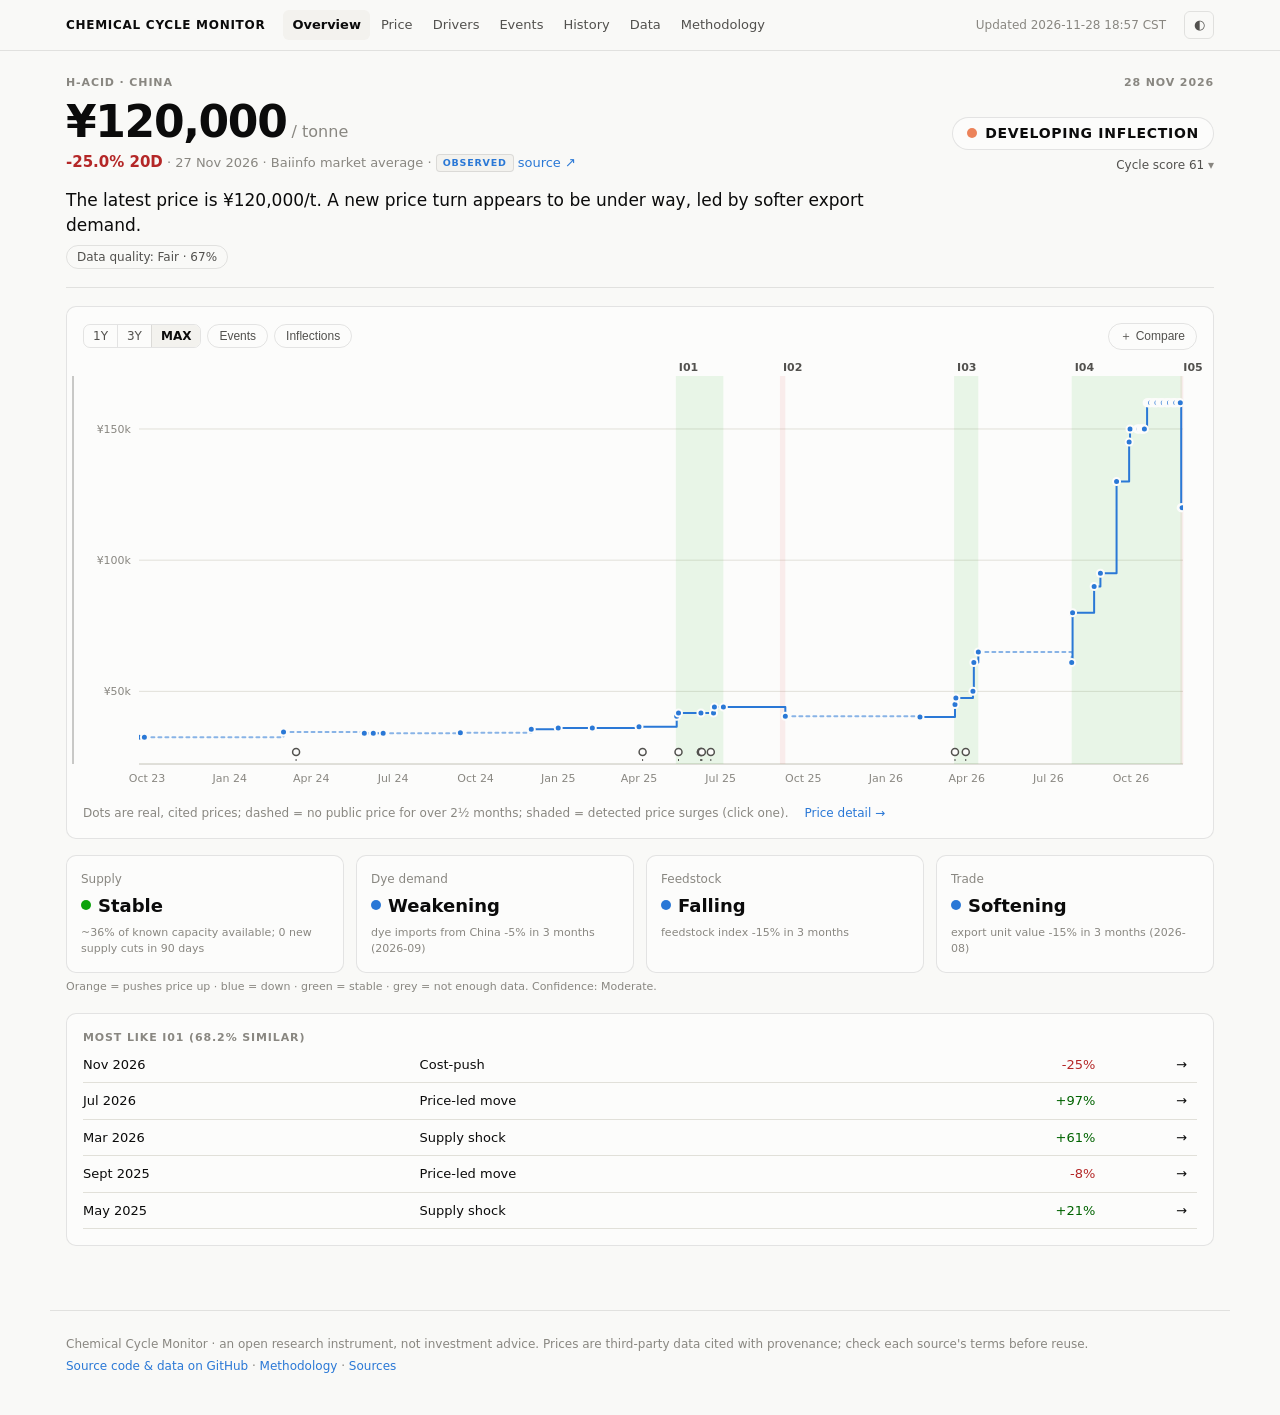
<file: index.html>
<!doctype html>
<html lang="en">
<head>
<meta charset="utf-8">
<meta name="viewport" content="width=device-width, initial-scale=1">
<title>Chemical Cycle Monitor</title>
<meta name="description" content="Open, point-in-time research monitor for Chinese chemical price cycles. H-Acid first: price, supply events, feedstocks, trade, inflection forensics - every number traceable to a source.">
<meta name="color-scheme" content="light dark">
<link rel="icon" href="data:image/svg+xml,%3Csvg xmlns='http://www.w3.org/2000/svg' viewBox='0 0 16 16'%3E%3Cpath d='M1 12 L5 8 L8 10 L15 3' fill='none' stroke='%232a78d6' stroke-width='2'/%3E%3C/svg%3E">
<link rel="stylesheet" href="assets/style.css">
</head>
<body>
<main id="main"><div class="skeleton">Loading…</div></main>
<footer>
  <div>Chemical Cycle Monitor · an open research instrument, not investment advice. Prices are third-party data cited with provenance; check each source's terms before reuse.</div>
  <div style="margin-top:4px"><a href="https://github.com/arhamsaraogi-star/chemical">Source code &amp; data on GitHub</a> · <a href="#/methodology">Methodology</a> · <a href="#/sources">Sources</a></div>
</footer>

<template id="tpl-methodology">
<div class="prose">
  <div class="kicker">Methodology</div>
  <h1 style="color:var(--ink)">How the monitor works</h1>
  <p>The monitor answers one question: <em>what is happening to H-Acid prices in China, why, and is a genuine chemical-cycle inflection developing?</em> Everything is deterministic and reproducible from the CSV files in the repository. No machine learning or AI is used for prices, scores, statistics or backtests.</p>

  <h2>1. Five kinds of number</h2>
  <ul>
    <li><span class="kind observed">observed</span> a value printed by a source (e.g. "Baiinfo market average ¥150,000/t on 30 Sep").</li>
    <li><span class="kind derived">derived</span> arithmetic on observed values (20-day change, unit value, previous-day price implied by a stated daily change).</li>
    <li><span class="kind estimated">estimated</span> uses a stated assumption (onset windows; availability of a plant in "trial" status; trade-data publication lag).</li>
    <li><span class="kind inferred">inferred</span> a rule-based judgement (primary driver, "supply tightening").</li>
    <li><span class="kind ai_extracted">ai-extracted</span> reserved for future machine-assisted Chinese-text extraction; always kept with the original text and URL. Currently none.</li>
  </ul>

  <h2>2. How the price is constructed</h2>
  <p>Each source is kept as its own series and source family. Where several families report the same series on the same date, the master value is a tier- and confidence-weighted median; sources that republish the same original (e.g. news quoting Baiinfo) share one vote. Spot/market averages, producer ex-works quotes, export unit values and dye prices are never merged. Between observations the last value is carried forward (a step line) for at most 45 business days; longer gaps are left unobserved and drawn dashed.</p>

  <h2>3. Point-in-time (two clocks)</h2>
  <p>Every record has an <b>economic date</b> (when it happened) and an <b>information date</b> (when it was published). <code>known_date = max(economic, information)</code>. Historical forensics use the economic clock; anything that pretends to be live - the score, alerts and the detection backtest - uses the information clock and sees a record only from its publication date. Vintage status is <b>confirmed</b> (source gives the date), <b>estimated</b> (explicit, labelled lag assumption) or <b>unknown</b>. Unknown-vintage records are excluded from point-in-time work. Tests prove that rebuilding the score with data cut at date T reproduces the full-history score at T exactly.</p>

  <h2>4. How inflections are detected</h2>
  <p>A move triggers when the H-Acid price changes by ≥5% in 5 business days, ≥10% in 20 or ≥20% in 60. Triggers within 20 business days form one episode. The <b>price onset</b> is the last date the price was still near its prior extreme (within 25% of the subsequent move); the <b>plausible window</b> spans the onset under 10%/25%/40% bands and the real observations that bracket it - with sparse data the move happened somewhere between two observations, and the window says so. Onsets are never called exact unless the window has zero width.</p>
  <p>The <b>fundamental onset</b> is the earliest supporting supply/policy event (economic date, widened by its stated precision) or fundamental signal turn within 120 days before the price onset; its <b>public date</b> is when that evidence was announced. <b>System detection</b> is the first date the point-in-time score reached the alert threshold in the move's direction. <b>Detection lead</b> = price-rule trigger − system detection.</p>
  <p><b>False breakouts</b> are identified in hindsight only: if more than half of the move retraced within 30 days of its end it is labelled <i>false_breakout</i>. This label never feeds the live score.</p>

  <h2>5. Signal blocks and the score</h2>
  <p>Ten components (price momentum and acceleration, producer quotes, capacity availability, utilisation, inventory, feedstock index, downstream dyes, export unit value, event pressure) are each converted to an expanding percentile in [−1, +1] using only past data. Components are averaged <b>inside</b> their block - PRICE, SUPPLY, DEMAND, COST, INVENTORY, DOWNSTREAM, TRADE, EVENTS - so the H-Acid price and producer quotes, which are the same move, count once. Blocks are combined with fixed, published weights (PRICE 30%, SUPPLY 20%, COST 15%, INVENTORY 10%, DOWNSTREAM 10%, DEMAND 5%, TRADE 5%, EVENTS 5%). Within-block weights are refitted every 60 business days using only forward-return labels that had already matured.</p>
  <p>Score = |pressure| × 100. The state is a pure function of the score: 0–24 NORMAL, 25–49 WATCH, 50–69 DEVELOPING, 70–84 STRONG, 85–100 MAJOR. If less than 70% of the configured block weight has data, the state is capped at WATCH. The driver ("supply tightening") is reported separately from confidence, and a NORMAL state is never described as an inflection.</p>
  <p><b>Confirmation</b> counts non-price blocks that agree with the direction by ≥0.2 - "k / n independent information families". <b>Evidence confidence</b> (High/Medium/Low) combines confirmation, coverage and data quality.</p>

  <h2>6. Events</h2>
  <p>Event pressure decays with a 30-day half-life, scaled by severity and, where capacity is known, by share of known capacity. The dashboard shows the <i>last known event</i> separately from the <i>current residual pressure</i>; an event whose pressure has decayed below 0.10 is no longer called active.</p>

  <h2>7. Lead/lag and hit rates</h2>
  <p>Lead/lag correlations are computed on a shared weekly grid (changes in X at t−L vs the price at t). Hit rate = share of inflections preceded within L days by a ≥1σ move of the indicator in the right direction; lift = hit rate ÷ base rate on random dates. Every statistic shows its sample size: N &lt; 10 is <i>exploratory only</i>, 10–29 <i>indicative</i>, ≥30 <i>statistically meaningful</i>. A 100% hit rate on N = 4 means nothing.</p>

  <h2>8. Historical analogues</h2>
  <p>The current block fingerprint is compared (cosine similarity) with the fingerprint in the 14 days before each <i>earlier, completed</i> inflection. ≥80% strong, 65–80% moderate, 50–65% weak, &lt;50% none. Below 65% the site shows "No strong historical analogue" rather than forcing one.</p>

  <h2>9. Feedstocks, supply, trade - what is and is not modelled</h2>
  <ul>
    <li><b>Feedstock index</b>: chain-linked, equal-weighted index of refined naphthalene, sulfuric acid, nitric acid and caustic soda. Equal weights are used because no sourced production coefficients are available; it is a price index, not a cost of production.</li>
    <li><b>Supply</b>: nominal capacity × availability for the producers we can document. No producer publishes utilisation, so availability for trial/reduced/disrupted status is an explicit assumption (50%) and is labelled <span class="kind estimated">estimated</span>.</li>
    <li><b>Inventory</b>: no reliable public series exists - shown as unavailable; nothing synthetic is used.</li>
    <li><b>Trade</b>: HS 292221 (H-Acid dominated; also J-acid, γ-acid). China's monthly Comtrade reporting stops in Dec 2024, so imports from China reported by India, Korea and Indonesia (mirror data) carry the signal. Unit value is never presented as a spot price.</li>
  </ul>

  <h2>10. Failure handling</h2>
  <p>Collectors run twice each weekday on GitHub Actions. Each run validates rows (dates, ranges, jumps &gt;3×, publication before observation) before merging; a failing source never overwrites stored data, and its status, last success and failure reason are published on the Data quality page. Tests run before any deploy.</p>
</div>
</template>

<template id="tpl-about">
<div class="prose">
  <div class="kicker">About</div>
  <h1 style="color:var(--ink)">Chemical Cycle Monitor</h1>
  <p>A public, open-source research instrument for Chinese chemical price cycles. H-Acid (1-amino-8-naphthol-3,6-disulfonic acid, CAS 90-20-0) - the key coupling component of reactive dyes - is the reference implementation; further chemicals will be added only after H-Acid's data layer is validated.</p>
  <h2>Architecture</h2>
  <p>GitHub repository = source code + historical data (CSV, git-versioned) + automated pipeline + this static site. A scheduled GitHub Action collects data, validates it, recomputes the analytics, runs the tests and publishes JSON that this page reads. There is no server, no login and no tracking.</p>
  <h2>Limitations</h2>
  <ul>
    <li>Historical H-Acid prices before live collection are sparse: they come from Baiinfo/SCI99 figures cited in dated news and broker notes. Paid databases (Baiinfo members area, SunSirs) are not used.</li>
    <li>The number of historical inflections is small, so every statistic is exploratory.</li>
    <li>Capacity and producer status come from company statements and broker notes, not audits.</li>
  </ul>
  <h2>Disclaimer</h2>
  <p>For research and education. Not investment advice. Data belongs to its publishers and is cited with links; verify against the original before relying on it.</p>
  <p><a href="https://github.com/arhamsaraogi-star/chemical">github.com/arhamsaraogi-star/chemical</a> · Charts drawn with plain SVG.</p>
</div>
</template>

<script src="assets/chart.js"></script>
<script src="assets/app.js"></script>
</body>
</html>
</file>
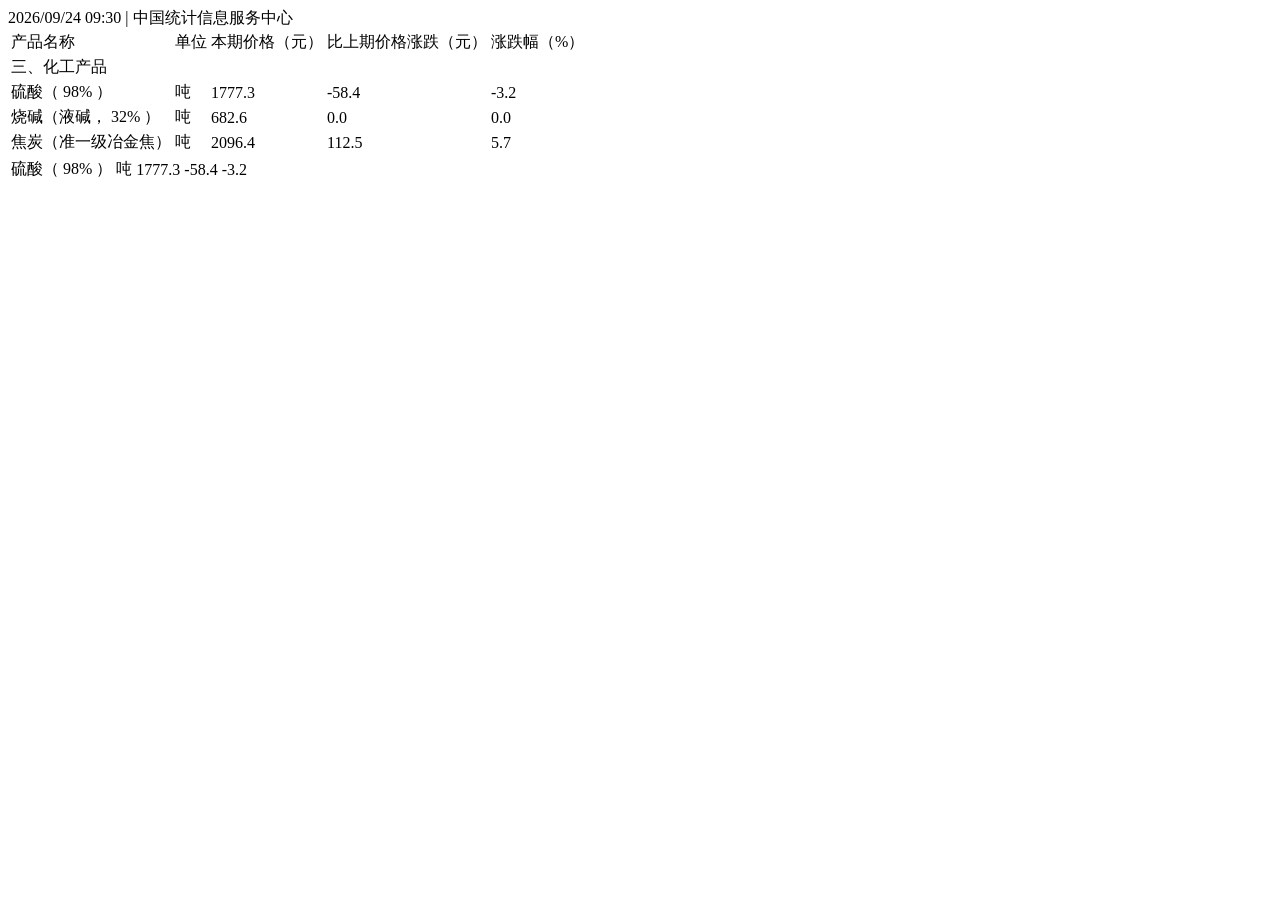
<file: tests/fixtures/nbs_release.html>
<html><body><div>2026/09/24 09:30 | 中国统计信息服务中心</div>
<table><tr><td>产品名称</td><td>单位</td><td>本期价格（元）</td><td>比上期价格涨跌（元）</td><td>涨跌幅（%）</td></tr>
<tr><td>三、化工产品</td><td></td><td></td><td></td><td></td></tr>
<tr><td>硫酸（ 98% ）</td><td>吨</td><td>1777.3</td><td>-58.4</td><td>-3.2</td></tr>
<tr><td>烧碱（液碱， 32% ）</td><td>吨</td><td>682.6</td><td>0.0</td><td>0.0</td></tr>
<tr><td>焦炭（准一级冶金焦）</td><td>吨</td><td>2096.4</td><td>112.5</td><td>5.7</td></tr></table>
<table><tr><td>硫酸（ 98% ）</td><td>吨</td><td>1777.3</td><td>-58.4</td><td>-3.2</td></tr></table></body></html>
</file>
<file: assets/style.css>
/* Chemical Cycle Monitor - restrained, numbers-first. Tokens follow the validated reference palette. */
:root {
  color-scheme: light;
  --page: #f9f9f7; --surface: #fcfcfb; --surface-2: #f3f2ee;
  --ink: #0b0b0b; --ink-2: #52514e; --muted: #898781;
  --grid: #e1e0d9; --axis: #c3c2b7; --border: rgba(11,11,11,0.10);
  --s1: #2a78d6; --s2: #eb6834; --s3: #1baf7a; --s4: #eda100; --s5: #e87ba4; --s6: #008300; --s7: #4a3aa7; --s8: #e34948;
  --good: #0ca30c; --warning: #fab219; --serious: #ec835a; --critical: #d03b3b;
  --up-text: #006300; --down-text: #b42727;
  --band-up: rgba(12,163,12,0.08); --band-down: rgba(208,59,59,0.08);
  --mono: ui-monospace, "SF Mono", Menlo, Consolas, monospace;
  --sans: system-ui, -apple-system, "Segoe UI", Roboto, sans-serif;
}
@media (prefers-color-scheme: dark) {
  :root:not([data-theme="light"]) {
    color-scheme: dark;
    --page: #0d0d0d; --surface: #1a1a19; --surface-2: #232321;
    --ink: #ffffff; --ink-2: #c3c2b7; --muted: #898781;
    --grid: #2c2c2a; --axis: #383835; --border: rgba(255,255,255,0.10);
    --s1: #3987e5; --s2: #d95926; --s3: #199e70; --s4: #c98500; --s5: #d55181; --s6: #008300; --s7: #9085e9; --s8: #e66767;
    --up-text: #0ca30c; --down-text: #e66767;
    --band-up: rgba(12,163,12,0.12); --band-down: rgba(230,103,103,0.12);
  }
}
:root[data-theme="dark"] {
  color-scheme: dark;
  --page: #0d0d0d; --surface: #1a1a19; --surface-2: #232321;
  --ink: #ffffff; --ink-2: #c3c2b7; --muted: #898781;
  --grid: #2c2c2a; --axis: #383835; --border: rgba(255,255,255,0.10);
  --s1: #3987e5; --s2: #d95926; --s3: #199e70; --s4: #c98500; --s5: #d55181; --s6: #008300; --s7: #9085e9; --s8: #e66767;
  --up-text: #0ca30c; --down-text: #e66767;
  --band-up: rgba(12,163,12,0.12); --band-down: rgba(230,103,103,0.12);
}

* { box-sizing: border-box; }
html, body { margin: 0; }
body { background: var(--page); color: var(--ink); font: 14px/1.5 var(--sans); -webkit-font-smoothing: antialiased; }
a { color: var(--s1); text-decoration: none; }
a:hover { text-decoration: underline; }
h1, h2, h3 { font-weight: 600; letter-spacing: -0.01em; margin: 0; }
h1 { font-size: 20px; } h2 { font-size: 15px; } h3 { font-size: 13px; }
.num, td.num, .tab { font-variant-numeric: tabular-nums; }
.muted { color: var(--muted); } .ink2 { color: var(--ink-2); }
.small { font-size: 12px; } .tiny { font-size: 11px; }
.up { color: var(--up-text); } .down { color: var(--down-text); }

/* ---- header */
header.top { position: sticky; top: 0; z-index: 10; background: color-mix(in srgb, var(--page) 92%, transparent);
  backdrop-filter: blur(6px); border-bottom: 1px solid var(--border); }
.top-inner { max-width: 1180px; margin: 0 auto; padding: 10px 16px; display: flex; align-items: center; gap: 18px; }
.brand { font-weight: 650; letter-spacing: 0.06em; font-size: 12px; white-space: nowrap; color: var(--ink); }
.brand:hover { text-decoration: none; }
nav.main { display: flex; gap: 2px; overflow-x: auto; scrollbar-width: none; flex: 1; }
nav.main::-webkit-scrollbar { display: none; }
nav.main a { color: var(--ink-2); padding: 5px 9px; border-radius: 6px; white-space: nowrap; font-size: 13px; }
nav.main a:hover { background: var(--surface-2); text-decoration: none; }
nav.main a.active { color: var(--ink); background: var(--surface-2); font-weight: 550; }
.updated { font-size: 12px; color: var(--muted); white-space: nowrap; }
button.icon { background: none; border: 1px solid var(--border); color: var(--ink-2); border-radius: 6px; width: 30px; height: 28px; cursor: pointer; }
button.icon:hover { background: var(--surface-2); }

main { max-width: 1180px; margin: 0 auto; padding: 20px 16px 64px; }
.grid { display: grid; gap: 16px; }
.g2 { grid-template-columns: 1fr 1fr; } .g3 { grid-template-columns: repeat(3, 1fr); } .g4 { grid-template-columns: repeat(4, 1fr); }
.g-hero { grid-template-columns: 360px 1fr; }
@media (max-width: 900px) { .g2, .g3, .g4, .g-hero { grid-template-columns: 1fr; } .updated { display: none; } }

.card { background: var(--surface); border: 1px solid var(--border); border-radius: 10px; padding: 16px; min-width: 0; }
.card > h2, .section-title { display: flex; align-items: baseline; justify-content: space-between; gap: 8px; margin-bottom: 10px; }
.section-title { margin: 28px 0 10px; }
.kicker { font-size: 11px; letter-spacing: 0.08em; text-transform: uppercase; color: var(--muted); font-weight: 600; }
.lede { color: var(--ink-2); max-width: 760px; }

/* ---- signal card */
.signal .price { font-size: 34px; font-weight: 650; letter-spacing: -0.02em; line-height: 1.1; }
.signal .unit { font-size: 15px; color: var(--muted); font-weight: 500; }
.chg-row { display: flex; gap: 14px; flex-wrap: wrap; margin: 8px 0 14px; font-size: 13px; }
.chg-row span b { font-weight: 600; }
.state { display: flex; align-items: center; gap: 10px; margin: 12px 0 2px; }
.state .dot { width: 10px; height: 10px; border-radius: 50%; flex: none; }
.state .label { font-weight: 650; letter-spacing: 0.04em; font-size: 13px; }
.score { font-size: 28px; font-weight: 650; }
.score small { font-size: 14px; color: var(--muted); font-weight: 500; }
.meter { height: 6px; border-radius: 3px; background: var(--surface-2); position: relative; margin: 8px 0 4px; overflow: hidden; }
.meter i { position: absolute; left: 0; top: 0; bottom: 0; border-radius: 3px; }
.meter-ticks { display: flex; justify-content: space-between; font-size: 10px; color: var(--muted); }
dl.kv { display: grid; grid-template-columns: auto 1fr; gap: 6px 14px; margin: 12px 0 0; font-size: 13px; }
dl.kv dt { color: var(--muted); font-size: 11px; letter-spacing: 0.06em; text-transform: uppercase; padding-top: 2px; }
dl.kv dd { margin: 0; }

/* ---- blocks list */
.blocks { display: grid; gap: 0; }
.block-row { display: grid; grid-template-columns: 110px 1fr 90px; align-items: center; gap: 10px; padding: 7px 0; border-bottom: 1px solid var(--grid); font-size: 13px; }
.block-row:last-child { border-bottom: none; }
.block-row .name { font-weight: 600; font-size: 12px; letter-spacing: 0.05em; }
.diverge { position: relative; height: 8px; background: var(--surface-2); border-radius: 4px; }
.diverge::after { content: ""; position: absolute; left: 50%; top: -2px; bottom: -2px; width: 1px; background: var(--axis); }
.diverge i { position: absolute; top: 0; bottom: 0; border-radius: 4px; }
.status { display: inline-flex; align-items: center; gap: 6px; font-size: 12px; white-space: nowrap; }
.status::before { content: ""; width: 8px; height: 8px; border-radius: 50%; background: var(--c, var(--muted)); }

/* ---- pills */
.kind { display: inline-block; font-size: 9.5px; letter-spacing: 0.08em; font-weight: 650; text-transform: uppercase;
  padding: 1px 6px; border-radius: 4px; border: 1px solid var(--border); color: var(--ink-2); background: var(--surface-2); vertical-align: 1px; }
.kind.observed { color: var(--s1); } .kind.derived { color: var(--s7); } .kind.estimated { color: var(--s2); }
.kind.inferred { color: var(--s3); } .kind.ai_extracted { color: var(--s5); }
.tag { display: inline-block; font-size: 11px; padding: 1px 7px; border-radius: 10px; background: var(--surface-2); color: var(--ink-2); margin: 0 4px 4px 0; }
.warn { border-left: 3px solid var(--warning); padding: 8px 12px; background: var(--surface-2); border-radius: 4px; color: var(--ink-2); font-size: 13px; }

/* ---- tables */
.table-wrap { overflow-x: auto; }
table { border-collapse: collapse; width: 100%; font-size: 13px; }
th { text-align: left; font-weight: 600; font-size: 11px; letter-spacing: 0.06em; text-transform: uppercase; color: var(--muted);
  border-bottom: 1px solid var(--axis); padding: 6px 10px 6px 0; white-space: nowrap; }
td { border-bottom: 1px solid var(--grid); padding: 7px 10px 7px 0; vertical-align: top; }
td.num, th.num { text-align: right; }
tr.click { cursor: pointer; } tr.click:hover td { background: var(--surface-2); }

/* ---- chart */
.chart-toolbar { display: flex; flex-wrap: wrap; gap: 6px; align-items: center; margin-bottom: 8px; }
.seg { display: inline-flex; border: 1px solid var(--border); border-radius: 7px; overflow: hidden; }
.seg button { background: none; border: none; color: var(--ink-2); padding: 4px 9px; font: 12px var(--sans); cursor: pointer; }
.seg button + button { border-left: 1px solid var(--border); }
.seg button.on { background: var(--surface-2); color: var(--ink); font-weight: 600; }
.toggle { display: inline-flex; align-items: center; gap: 6px; font-size: 12px; color: var(--ink-2); border: 1px solid var(--border);
  border-radius: 14px; padding: 3px 10px; cursor: pointer; background: none; }
.toggle .key { width: 14px; height: 2px; border-radius: 1px; background: var(--k); }
.toggle[aria-pressed="false"] { opacity: 0.5; }
.chart { position: relative; width: 100%; user-select: none; }
.chart svg { display: block; width: 100%; overflow: visible; }
.chart .gridline { stroke: var(--grid); stroke-width: 1; }
.chart .axis { stroke: var(--axis); stroke-width: 1; }
.chart text { fill: var(--muted); font: 11px var(--sans); font-variant-numeric: tabular-nums; }
.chart .series { fill: none; stroke-width: 2; stroke-linejoin: round; stroke-linecap: round; }
.chart .pt { stroke: var(--surface); stroke-width: 2; }
.chart .gap { stroke-dasharray: 3 4; opacity: 0.55; }
.chart .xhair { stroke: var(--ink-2); stroke-width: 1; opacity: 0.6; }
.chart .brush { fill: var(--s1); opacity: 0.12; }
.chart .marker-line { stroke-width: 1; stroke-dasharray: 2 3; }
.chart .imark { cursor: pointer; }
.tooltip { position: absolute; pointer-events: none; background: var(--surface); border: 1px solid var(--border); border-radius: 8px;
  padding: 8px 10px; font-size: 12px; box-shadow: 0 6px 20px rgba(0,0,0,0.12); min-width: 170px; z-index: 5; display: none; }
.tooltip .d { color: var(--muted); margin-bottom: 4px; }
.tooltip .row { display: flex; align-items: center; gap: 8px; justify-content: space-between; }
.tooltip .row .k { display: inline-block; width: 12px; height: 2px; margin-right: 6px; vertical-align: middle; }
.tooltip .row b { font-weight: 650; font-variant-numeric: tabular-nums; }
.legend { display: flex; flex-wrap: wrap; gap: 12px; font-size: 12px; color: var(--ink-2); margin-top: 6px; }
.legend span::before { content: ""; display: inline-block; width: 14px; height: 2px; background: var(--k); margin-right: 6px; vertical-align: middle; }
.src-line { font-size: 12px; color: var(--muted); margin-top: 8px; display: flex; flex-wrap: wrap; gap: 4px 16px; }

/* ---- timeline */
.timeline { list-style: none; margin: 0; padding: 0; position: relative; }
.timeline::before { content: ""; position: absolute; left: 92px; top: 4px; bottom: 4px; width: 1px; background: var(--grid); }
.timeline li { display: grid; grid-template-columns: 82px 20px 1fr; gap: 0 0; padding: 6px 0; font-size: 13px; }
.timeline .when { color: var(--ink-2); font-variant-numeric: tabular-nums; font-size: 12px; text-align: right; padding-right: 10px; }
.timeline .dot { width: 9px; height: 9px; border-radius: 50%; margin: 5px 0 0 6px; background: var(--c, var(--muted)); box-shadow: 0 0 0 2px var(--surface); }

.filters { display: flex; flex-wrap: wrap; gap: 8px; margin-bottom: 12px; }
select, input[type=search] { font: 13px var(--sans); color: var(--ink); background: var(--surface); border: 1px solid var(--border); border-radius: 6px; padding: 5px 8px; }
.prose { max-width: 780px; color: var(--ink-2); }
.prose h2 { color: var(--ink); margin: 28px 0 8px; font-size: 16px; }
.prose h3 { color: var(--ink); margin: 18px 0 6px; }
.prose code { font: 12px var(--mono); background: var(--surface-2); padding: 1px 4px; border-radius: 4px; }
.prose li { margin: 3px 0; }
footer { max-width: 1180px; margin: 0 auto; padding: 24px 16px 40px; color: var(--muted); font-size: 12px; border-top: 1px solid var(--border); }
.skeleton { color: var(--muted); padding: 40px 0; }
@media (forced-colors: active) { .chart .series { stroke: CanvasText; } }

.chem-strip { display: flex; gap: 8px; flex-wrap: wrap; }
.chem-chip { display: inline-flex; align-items: center; gap: 8px; border: 1px solid var(--border); border-radius: 8px; padding: 5px 10px; color: var(--ink); font-size: 13px; background: var(--surface); }
.chem-chip:hover { text-decoration: none; background: var(--surface-2); }
.chem-chip .dot { width: 8px; height: 8px; border-radius: 50%; }
.chem-chip b { font-variant-numeric: tabular-nums; }

/* ---- plain-language layer */
.hero { padding: 22px 22px 18px; }
.headline { font-size: 26px; line-height: 1.25; letter-spacing: -0.02em; max-width: 900px; }
.cite { font-size: 12px; color: var(--ink-2); margin: 6px 0 16px; }
.qa { display: grid; grid-template-columns: repeat(3, 1fr); gap: 18px; border-top: 1px solid var(--grid); padding-top: 14px; }
.qa .q { font-size: 12px; color: var(--muted); margin-bottom: 4px; }
.qa .a { font-size: 17px; font-weight: 600; display: flex; align-items: center; gap: 8px; margin-bottom: 4px; }
.qa .a .dot { width: 10px; height: 10px; border-radius: 50%; flex: none; }
@media (max-width: 900px) { .qa { grid-template-columns: 1fr; } .headline { font-size: 21px; } }
.story { font-size: 14.5px; line-height: 1.6; color: var(--ink); }
.story.big { font-size: 16px; }
.press { list-style: none; padding: 0; margin: 0; font-size: 13px; }
.press li { padding: 7px 0; border-bottom: 1px solid var(--grid); }
.press li:last-child { border-bottom: none; }
.explain { display: grid; grid-template-columns: 1fr 1fr; gap: 0 28px; }
@media (max-width: 900px) { .explain { grid-template-columns: 1fr; } }
.ex-row { padding: 10px 0; border-bottom: 1px solid var(--grid); }
.ex-head { display: flex; justify-content: space-between; align-items: center; gap: 8px; }
.ex-row p { margin: 4px 0 0; font-size: 13.5px; color: var(--ink-2); }
.pill { font-size: 11.5px; padding: 1px 9px; border-radius: 10px; border: 1px solid var(--border); white-space: nowrap; display: inline-flex; align-items: center; gap: 6px; }
.pill::before { content: ""; width: 7px; height: 7px; border-radius: 50%; background: var(--c); }
.glossary { margin-top: 16px; }
.glossary summary { cursor: pointer; font-weight: 600; }
.story-card { color: var(--ink); }
.story-card:hover { text-decoration: none; border-color: var(--s1); }

/* ---- overview (progressive disclosure) */
.ov-head { padding: 4px 0 18px; border-bottom: 1px solid var(--border); margin-bottom: 18px; position: relative; }
.ov-top { display: flex; justify-content: space-between; margin-bottom: 8px; }
.ov-main { display: flex; justify-content: space-between; align-items: flex-end; gap: 16px; flex-wrap: wrap; }
.ov-price { font-size: 44px; font-weight: 650; letter-spacing: -0.03em; line-height: 1.05; }
.ov-price .unit { font-size: 16px; color: var(--muted); font-weight: 500; letter-spacing: 0; }
.ov-sub { font-size: 13px; margin-top: 6px; }
.ov-sub b { font-size: 15px; }
.ov-state { display: flex; flex-direction: column; align-items: flex-end; gap: 6px; }
.state-pill { display: inline-flex; align-items: center; gap: 8px; font-weight: 650; letter-spacing: 0.05em; font-size: 14px; border: 1px solid var(--border); border-radius: 20px; padding: 5px 14px; background: var(--surface); }
.state-pill .dot { width: 10px; height: 10px; border-radius: 50%; background: var(--c); }
.ov-sentence { font-size: 17px; line-height: 1.5; max-width: 860px; margin: 14px 0 6px; }
.dq-badge { font-size: 12px; color: var(--ink-2); border: 1px solid var(--border); border-radius: 12px; padding: 2px 10px; display: inline-block; }
.dq-badge:hover { text-decoration: none; background: var(--surface-2); }
.why-score summary { cursor: pointer; font-size: 12px; color: var(--ink-2); list-style: none; text-align: right; }
.why-score summary::-webkit-details-marker { display: none; }
.why-score summary::after { content: " ▾"; color: var(--muted); }
.why-score[open] .why-bars { position: absolute; right: 0; z-index: 6; width: 340px; background: var(--surface); border: 1px solid var(--border); border-radius: 10px; padding: 12px; box-shadow: 0 8px 24px rgba(0,0,0,0.12); }
.why-row { display: grid; grid-template-columns: 90px 1fr 44px; gap: 8px; align-items: center; font-size: 12px; padding: 3px 0; }
.ov-chart { margin-bottom: 16px; }
.toggle.plain { padding: 4px 11px; }
.cmp-wrap { position: relative; margin-left: auto; }
.cmp-menu { position: absolute; right: 0; top: 34px; z-index: 6; background: var(--surface); border: 1px solid var(--border); border-radius: 8px; padding: 8px 12px; box-shadow: 0 8px 24px rgba(0,0,0,0.12); display: grid; gap: 4px; min-width: 200px; font-size: 13px; }
.cmp-menu[hidden] { display: none; }
.cmp-menu label { cursor: pointer; white-space: nowrap; }
.big-line { font-size: 18px; font-weight: 600; margin: 6px 0 14px; display: flex; align-items: center; gap: 10px; }
.big-line .dot, .tile-word .dot { width: 10px; height: 10px; border-radius: 50%; flex: none; }
.tiles { display: grid; grid-template-columns: repeat(4, 1fr); gap: 10px; margin-bottom: 10px; }
.tile { border: 1px solid var(--border); border-radius: 8px; padding: 10px; }
.tile-word { font-weight: 600; display: flex; align-items: center; gap: 7px; margin-top: 3px; }
@media (max-width: 600px) { .tiles { grid-template-columns: 1fr 1fr; } .ov-price { font-size: 34px; } .ov-state { align-items: flex-start; } .why-score[open] .why-bars { left: 0; right: auto; width: auto; } }
ul.evidence { list-style: none; padding: 0; margin: 0 0 12px; }
ul.evidence li { padding: 5px 0; display: grid; grid-template-columns: 16px 140px 1fr; gap: 8px; align-items: baseline; font-size: 14px; }
@media (max-width: 600px) { ul.evidence li { grid-template-columns: 16px 1fr; } ul.evidence li > span.small { grid-column: 2; } }
.arrow { font-weight: 700; width: 14px; display: inline-block; text-align: center; }
table.past td { padding: 8px 10px 8px 0; }
details.card > summary { cursor: pointer; font-weight: 600; }

.tiles4 { display: grid; grid-template-columns: repeat(4, 1fr); gap: 12px; }
.tile4 { display: block; background: var(--surface); border: 1px solid var(--border); border-radius: 10px; padding: 14px; color: var(--ink); }
.tile4:hover { text-decoration: none; border-color: var(--s1); }
.tile4 .tile-word { font-size: 18px; margin: 4px 0 6px; }
@media (max-width: 760px) { .tiles4 { grid-template-columns: 1fr 1fr; } }
</file>
